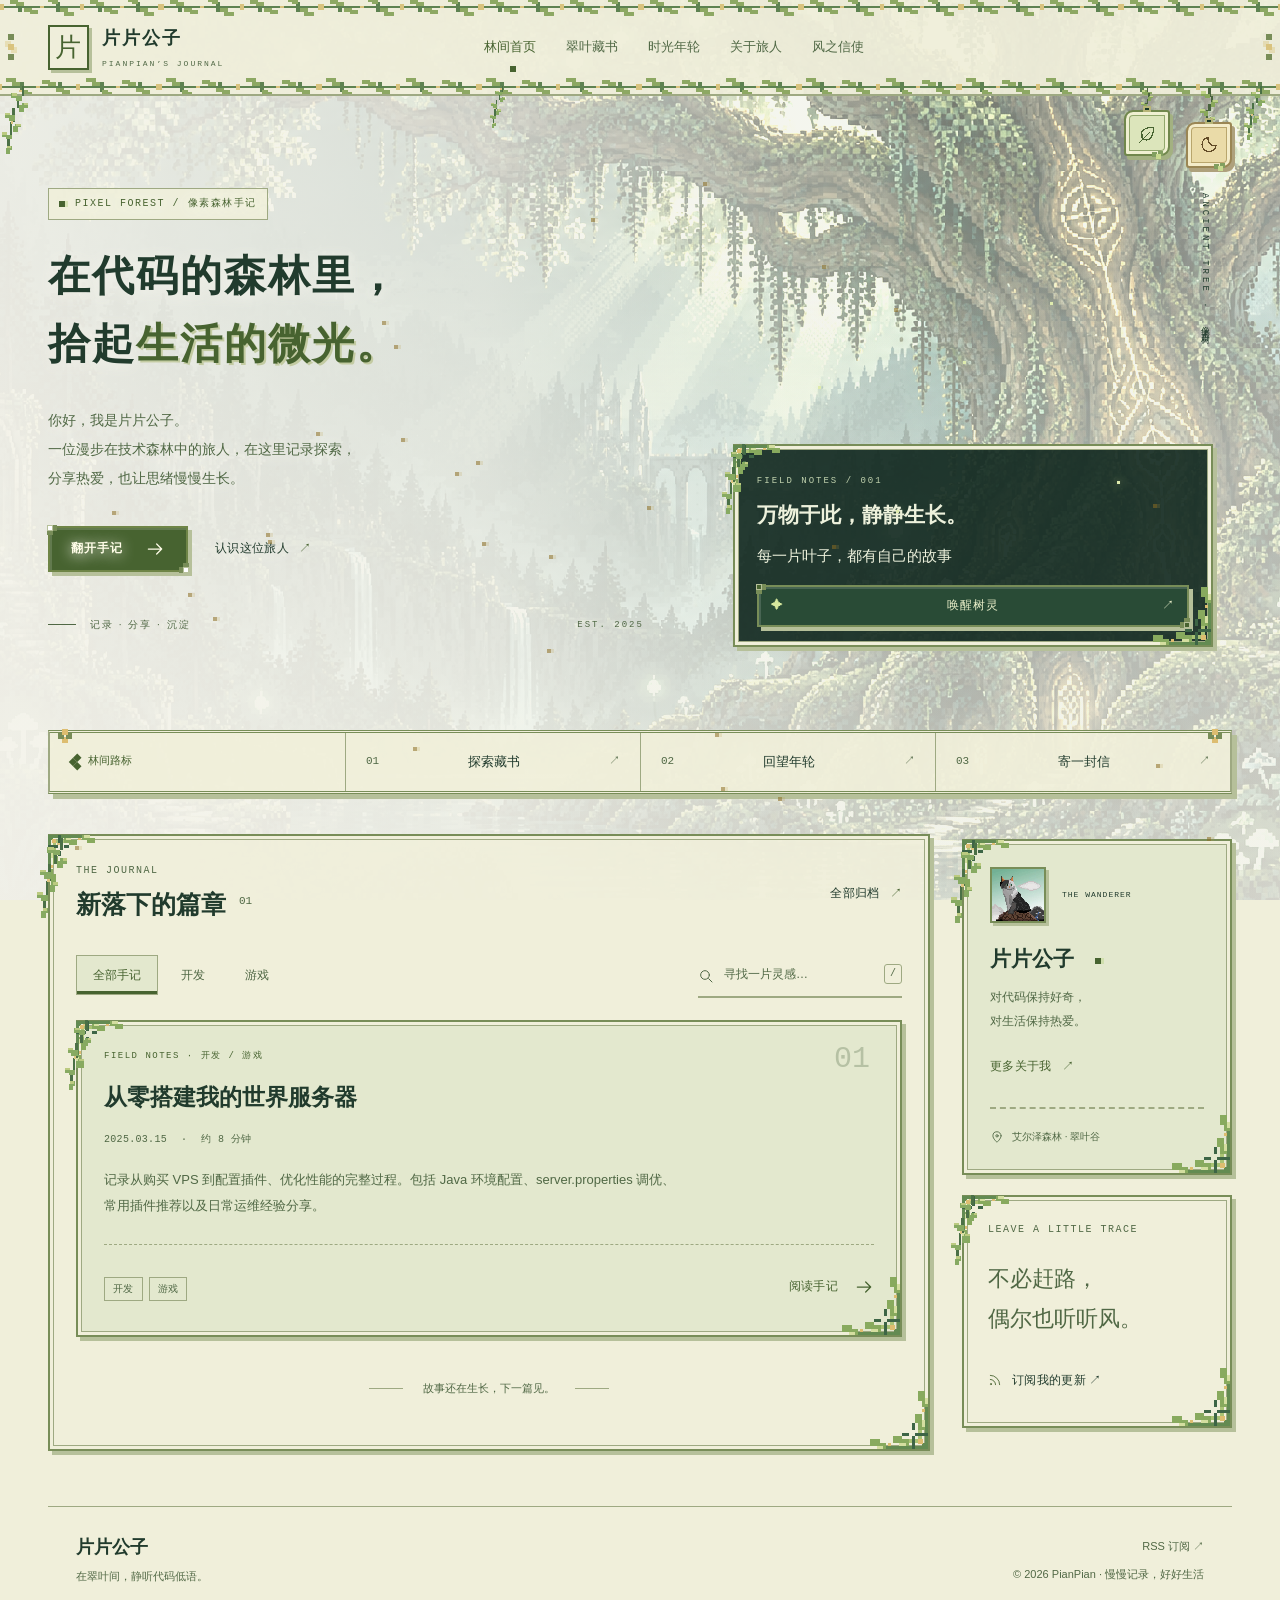
<file: index.html>
<!doctype html>
<html lang="zh-CN" data-theme="dark">
<head>
<meta charset="UTF-8"><meta name="viewport" content="width=device-width, initial-scale=1">
<meta name="description" content="片片公子的林间手记，记录技术探索、开发笔记与生活感悟。"><meta name="keywords" content="片片公子,个人博客,技术分享,开发笔记,Minecraft">
<meta property="og:title" content="片片公子 · 林间手记"><meta property="og:description" content="在技术的森林里，留下一点自己的足迹。"><meta property="og:type" content="website"><meta property="og:url" content="https://www.pianpian123.top/"><meta property="og:image" content="https://www.pianpian123.top/favicon-384.png"><meta name="twitter:card" content="summary"><meta name="theme-color" content="#111c18">
<title>片片公子 · 林间手记</title>
<link rel="icon" href="favicon-384.png"><link rel="apple-touch-icon" href="favicon-384.png"><link rel="manifest" href="manifest.json"><link rel="alternate" type="application/atom+xml" title="片片公子" href="feed.xml">
<script src="js/theme-init.js"></script><link rel="preload" as="image" href="assets/world-tree-pixel.png"><link rel="stylesheet" href="style.css">
<script type="application/ld+json">{"@context":"https://schema.org","@type":"Blog","name":"片片公子","url":"https://www.pianpian123.top/","author":{"@type":"Person","name":"片片公子"}}</script>
<script defer src="article-data.js"></script><script type="module" src="js/app.js"></script>
</head>
<body>
<div class="world-tree-background" aria-hidden="true">
  <div class="world-tree-scene"></div>
  <div class="world-tree-canopy"></div>
  <div class="world-tree-aura"></div>
  <div class="world-tree-mist mist-near"></div>
  <div class="world-tree-mist mist-far"></div>
  <div class="world-tree-veil"></div>
</div>
<a class="skip-link" href="#main-content">跳到正文</a>
<div id="progressBar" class="reading-progress" aria-hidden="true"></div>
<header class="site-header"><div class="header-drapes" aria-hidden="true"><i></i><i></i><i></i></div><div class="header-frame" aria-hidden="true"><i class="header-vine vine-top"></i><i class="header-vine vine-bottom"></i><i class="header-rune rune-left"></i><i class="header-rune rune-right"></i><i class="header-glimmer"></i></div><div class="shell header-inner">
<a class="brand" href="#home" aria-label="片片公子首页"><span class="brand-mark" aria-hidden="true">片</span><span>片片公子<small>PIANPIAN’S JOURNAL</small></span></a>
<nav aria-label="主导航" id="primaryNav"><a href="#home" data-page="home">林间首页</a><a href="#categories" data-page="categories">翠叶藏书</a><a href="#archive" data-page="archive">时光年轮</a><a href="#about" data-page="about">关于旅人</a><a href="#contact" data-page="contact">风之信使</a></nav>
<div class="header-actions"><span class="hanging-control pendant-leaf"><button class="icon-button pendant-button" id="atmosphereToggle" aria-label="关闭森林动效" aria-pressed="true" title="关闭森林动效"><span data-icon="leaf"></span></button></span><span class="hanging-control pendant-theme"><button class="icon-button pendant-button" id="themeToggle" aria-label="切换主题" title="切换明暗主题"><span data-icon="sun"></span></button></span><button class="icon-button menu-toggle" id="menuToggle" aria-label="打开导航" aria-controls="primaryNav" aria-expanded="false"><span data-icon="menu"></span></button></div>
</div></header>
<main id="main-content" tabindex="-1">
<section class="page" id="page-home">
<div class="shell hero">
<div class="hero-copy"><p class="eyebrow"><span class="status-dot"></span> PIXEL FOREST / 像素森林手记</p><h1>在代码的森林里，<br>拾起<span>生活的微光。</span></h1><p class="hero-description">你好，我是片片公子。<br>一位漫步在技术森林中的旅人，在这里记录探索，<br class="desktop-break">分享热爱，也让思绪慢慢生长。</p><div class="hero-actions"><a class="button primary" href="#journal">翻开手记 <span data-icon="arrow"></span></a><a class="text-link" href="#about">认识这位旅人 <span>↗</span></a></div><div class="hero-footnote"><span class="fine-rule"></span> 记录 · 分享 · 沉淀 <span class="mono">EST. 2025</span></div></div>
<div class="forest-frame" role="img" aria-label="世界精灵树，枝叶随风摇曳"><div class="forest-shade"></div><div class="forest-caption"><span class="mono">FIELD NOTES / 001</span><p>万物于此，静静生长。</p><span>每一片叶子，都有自己的故事</span><button class="tree-awaken" id="summonSpirit" type="button"><span aria-hidden="true">✦</span> 唤醒树灵 <span aria-hidden="true">↗</span></button></div><span class="image-label">ANCIENT TREE · 像素古树</span><div class="motes" aria-hidden="true"><i></i><i></i><i></i><i></i><i></i></div></div>
</div>
<div class="shell forest-waypoints" aria-label="森林路标">
  <span class="waypoint-label"><i aria-hidden="true"></i> 林间路标</span>
  <a href="#categories">01 <span>探索藏书</span> ↗</a>
  <a href="#archive">02 <span>回望年轮</span> ↗</a>
  <a href="#contact">03 <span>寄一封信</span> ↗</a>
</div>
<div class="shell journal-layout" id="journal">
<section class="journal-main" aria-labelledby="journalTitle"><div class="section-heading"><div><p class="eyebrow">THE JOURNAL</p><h2 id="journalTitle">新落下的篇章<span id="articleCount" class="count"></span></h2></div><a class="text-link" href="#archive">全部归档 <span>↗</span></a></div>
<div class="journal-toolbar"><div id="filterTags" class="filters" aria-label="文章分类"></div><label class="search-box"><span data-icon="search"></span><input id="searchInput" type="search" placeholder="寻找一片灵感…" aria-label="搜索文章"><kbd>/</kbd></label></div><div id="articlesContainer"></div><p id="searchStatus" class="sr-only" role="status"></p>
<div class="journal-end"><span></span><p>故事还在生长，下一篇见。</p><span></span></div></section>
<aside class="sidebar"><section class="profile-card"><div class="profile-top"><img src="avatar.webp" width="56" height="56" alt="片片公子的头像"><span class="mono">THE WANDERER</span></div><h2>片片公子 <span class="status-dot"></span></h2><p>对代码保持好奇，<br>对生活保持热爱。</p><a class="text-link" href="#about">更多关于我 <span>↗</span></a><div class="profile-bottom"><span data-icon="pin"></span> 艾尔泽森林 · 翠叶谷</div></section><section class="aside-note"><p class="eyebrow">LEAVE A LITTLE TRACE</p><p>不必赶路，<br>偶尔也听听风。</p><a href="feed.xml" class="text-link"><span data-icon="rss"></span> 订阅我的更新 ↗</a></section></aside>
</div></section>
<section class="page shell inner-page" id="page-categories" hidden><div class="page-heading"><p class="eyebrow">THE COLLECTION</p><h1>翠叶藏书</h1><p>把探索过的路，写成可以重走的地图。</p></div><div id="collections"></div></section>
<section class="page shell inner-page" id="page-archive" hidden><div class="page-heading"><p class="eyebrow">THROUGH THE YEARS</p><h1>时光年轮</h1><p>每一次记录，都是成长留下的纹理。</p></div><div id="timelineContainer" class="timeline"></div></section>
<section class="page shell inner-page" id="page-about" hidden><div class="page-heading"><p class="eyebrow">MEET THE WANDERER</p><h1>关于这位旅人</h1><p>在技术的森林里，留下一点自己的足迹。</p></div><div class="about-layout"><img src="avatar.webp" width="240" height="240" alt="片片公子" class="about-avatar"><div class="prose"><h2>你好，我是片片公子。</h2><p>一位漫步在技术森林中的精灵旅人。热爱探索代码的奥秘，偶尔在月光下书写感悟。</p><p>这里收集我的技术学习、开发笔记与生活感悟。从搭建一个属于朋友们的 Minecraft 世界开始，把实践里遇到的问题、找到的答案，都慢慢写下来。</p><blockquote>记录，是为了给未来的自己留一条路。</blockquote><a href="#categories" class="button primary">看看我的探索 <span data-icon="arrow"></span></a></div></div></section>
<section class="page shell inner-page" id="page-contact" hidden><div class="page-heading"><p class="eyebrow">LET THE WIND CARRY IT</p><h1>风之信使</h1><p>关于技术、游戏，或者一个有趣的想法，欢迎来聊。</p></div><div class="contact-panel"><span class="contact-symbol" data-icon="mail"></span><p class="eyebrow">一起聊聊</p><h2>让灵感，在交流中生长。</h2><p>QQ <span class="mono">1240778501</span></p><div class="hero-actions"><a href="tencent://message/?uin=1240778501" class="button primary">通过 QQ 联系 <span data-icon="arrow"></span></a><button class="button secondary" id="copyQQ">复制 QQ 号码</button></div><small>会调用本机 QQ；也可以复制号码手动添加。</small></div></section>
<section class="page shell inner-page article-page" id="page-article" hidden><a href="#home" class="text-link article-back">← 返回林间首页</a><div id="articleDetail"></div></section>
<section class="page shell inner-page" id="page-not-found" hidden><div class="page-heading"><p class="eyebrow">A PATH LESS TRAVELED</p><h1>这片叶子暂时不在这里。</h1><p>地址可能有误，回到首页继续探索吧。</p><a class="button primary" href="#home">回到首页</a></div></section>
</main>
<footer class="site-footer shell"><a class="footer-brand" href="#home">片片公子<span>在翠叶间，静听代码低语。</span></a><div><a href="feed.xml">RSS 订阅 ↗</a><p>© <span id="year">2026</span> PianPian · 慢慢记录，好好生活</p></div></footer>
<button id="backToTop" class="icon-button back-top" aria-label="返回顶部" hidden><span data-icon="up"></span></button><div id="toast" class="toast" role="status"></div>
<noscript><p class="noscript">请启用 JavaScript 以浏览文章、搜索和切换页面。你也可以<a href="feed.xml">阅读 RSS 订阅</a>。</p></noscript>
</body></html>
</file>
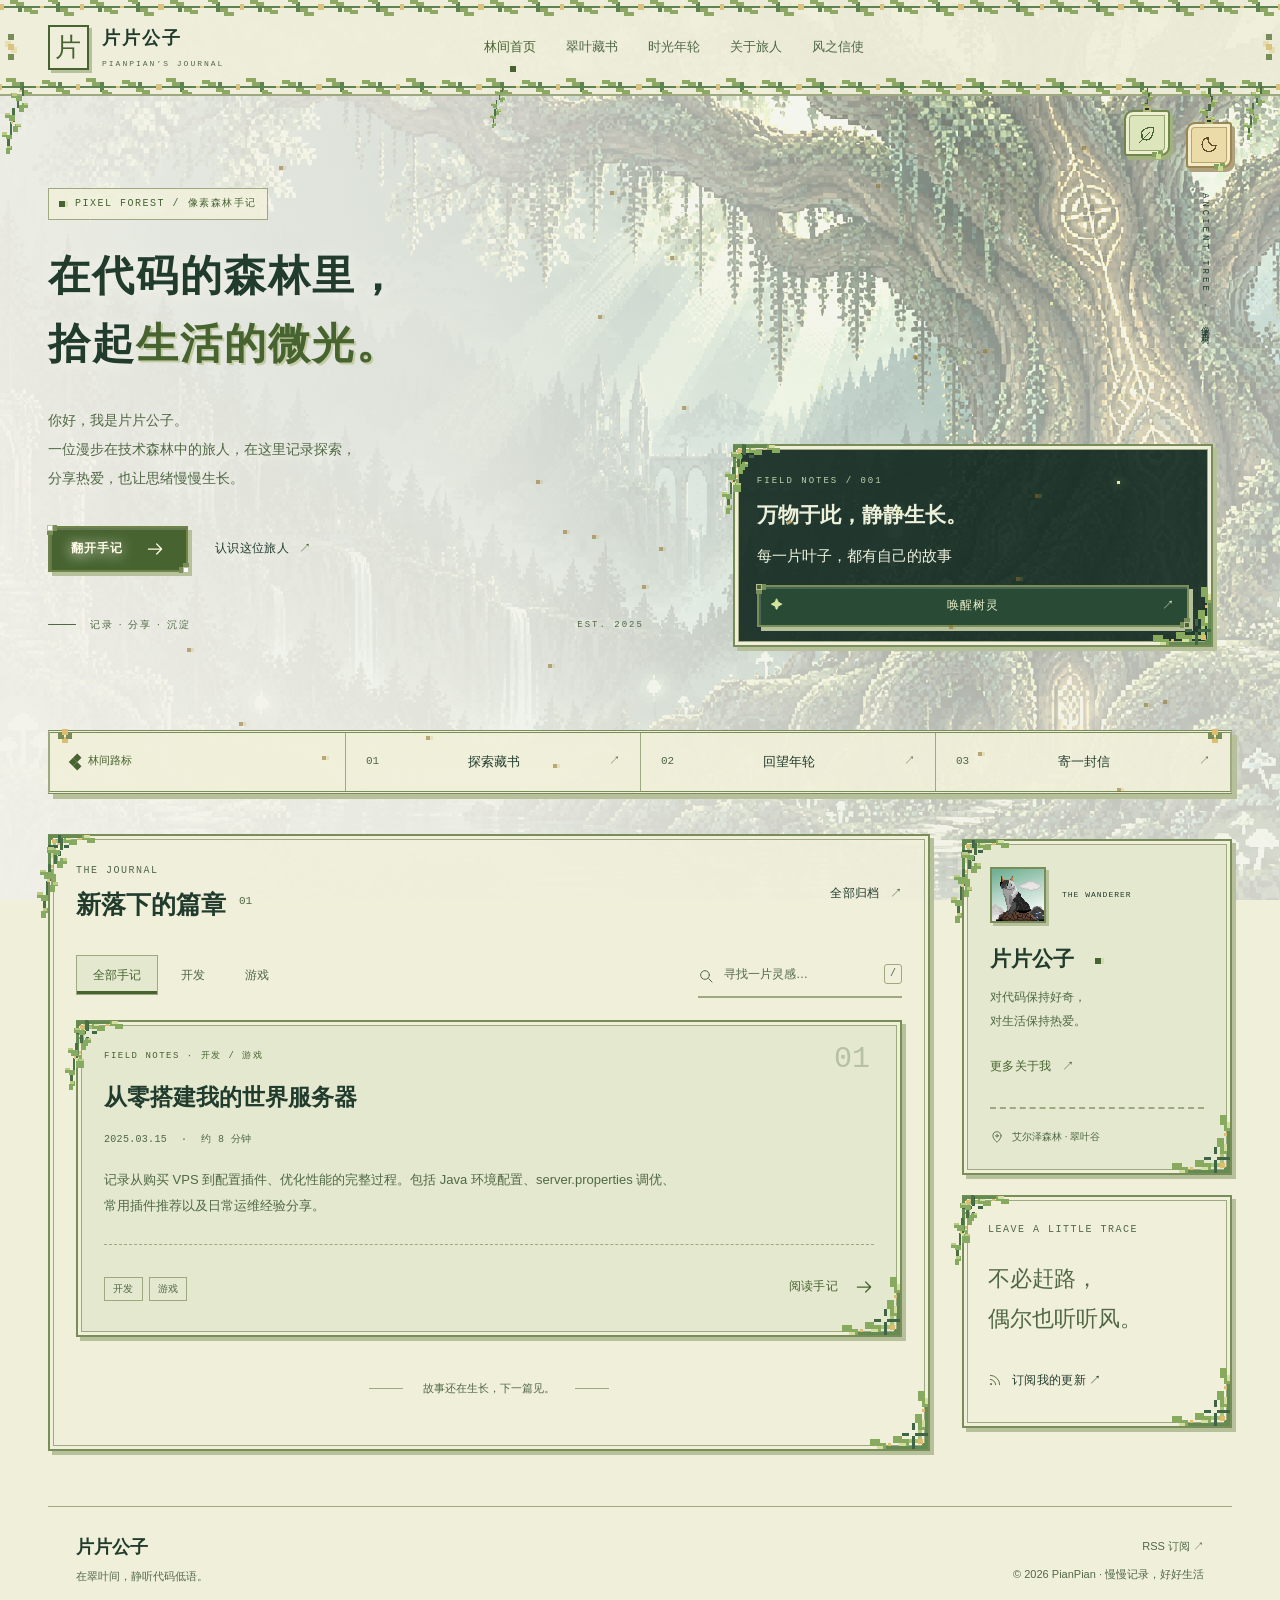
<file: article-detail.html>
<!doctype html><html lang="zh-CN"><meta charset="utf-8"><meta name="viewport" content="width=device-width, initial-scale=1"><title>正在打开手记 · 片片公子</title><script>const id=new URLSearchParams(location.search).get('id');location.replace('index.html'+(id?'#article/'+encodeURIComponent(id):'#home'));</script><p>正在打开手记。<a href="index.html">回到首页</a></p></html>
</file>
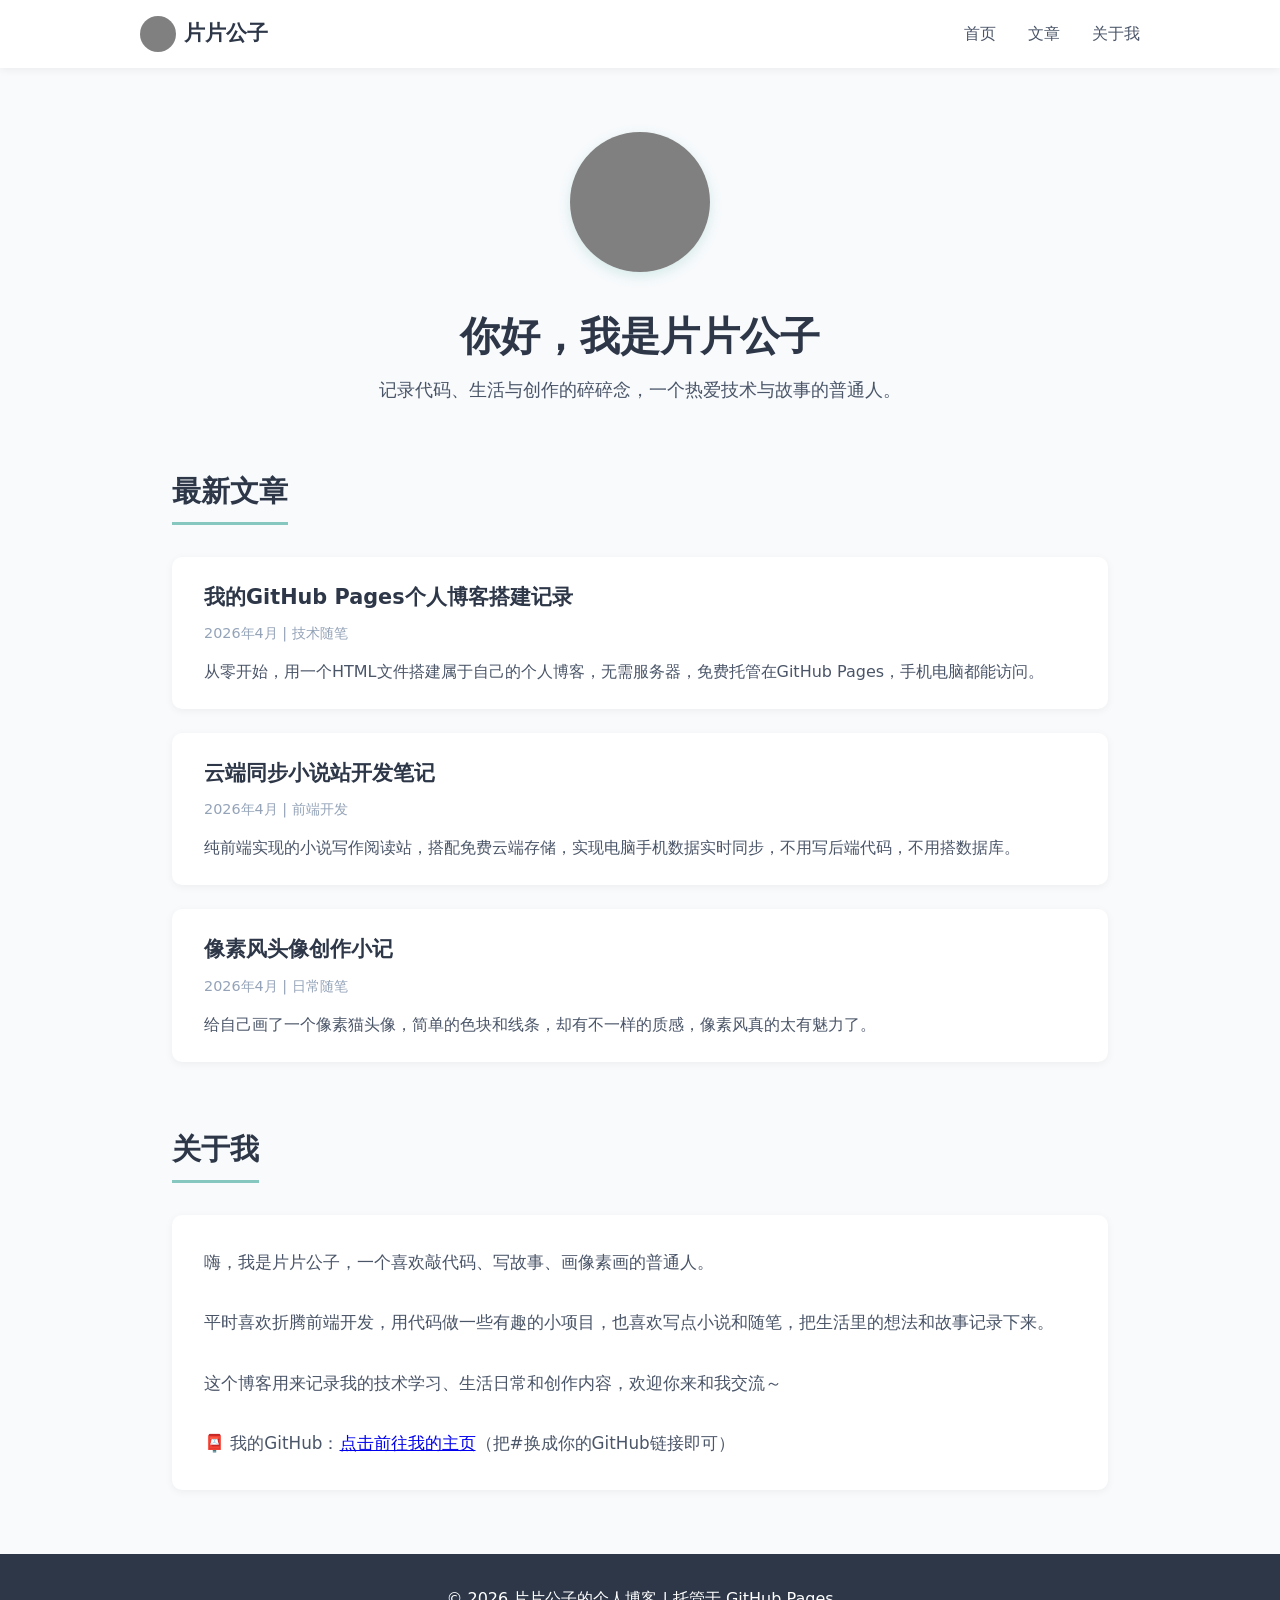
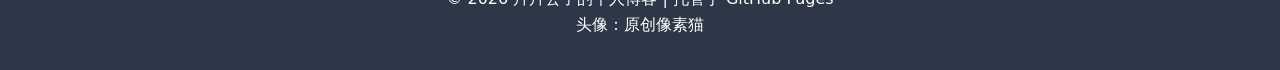
<file: boke.html>
<!DOCTYPE html>
<html lang="zh-CN">
<head>
    <meta charset="UTF-8">
    <meta name="viewport" content="width=device-width, initial-scale=1.0">
    <title>片片公子的个人博客</title>
    <style>
        * {
            margin: 0;
            padding: 0;
            box-sizing: border-box;
            font-family: 'Segoe UI', system-ui, -apple-system, sans-serif;
        }

        :root {
            --main-color: #86c8c0;
            --dark-color: #2d3748;
            --light-bg: #f8fafc;
            --white: #ffffff;
            --text-color: #4a5568;
        }

        body {
            background-color: var(--light-bg);
            color: var(--text-color);
            line-height: 1.6;
        }

        /* 导航栏 */
        nav {
            background: var(--white);
            box-shadow: 0 2px 8px rgba(0,0,0,0.06);
            padding: 1rem 2rem;
            position: sticky;
            top: 0;
            z-index: 999;
        }

        .nav-container {
            max-width: 1000px;
            margin: 0 auto;
            display: flex;
            justify-content: space-between;
            align-items: center;
        }

        .logo {
            font-size: 1.3rem;
            font-weight: 700;
            color: var(--dark-color);
            display: flex;
            align-items: center;
            gap: 0.5rem;
        }

        .logo img {
            width: 36px;
            height: 36px;
            border-radius: 50%;
            image-rendering: pixelated;
        }

        .nav-links {
            display: flex;
            gap: 2rem;
            list-style: none;
        }

        .nav-links a {
            text-decoration: none;
            color: var(--text-color);
            font-weight: 500;
            transition: color 0.2s;
        }

        .nav-links a:hover {
            color: var(--main-color);
        }

        .menu-btn {
            display: none;
            background: none;
            border: none;
            font-size: 1.5rem;
            cursor: pointer;
        }

        /* Hero 头部区域 */
        .hero {
            max-width: 1000px;
            margin: 4rem auto;
            padding: 0 2rem;
            text-align: center;
        }

        .avatar {
            width: 140px;
            height: 140px;
            border-radius: 50%;
            margin: 0 auto 1.5rem;
            image-rendering: pixelated;
            box-shadow: 0 4px 12px rgba(134, 200, 192, 0.3);
        }

        .hero h1 {
            font-size: 2.5rem;
            color: var(--dark-color);
            margin-bottom: 0.5rem;
        }

        .hero p {
            font-size: 1.1rem;
            color: var(--text-color);
            max-width: 600px;
            margin: 0 auto;
        }

        /* 通用区块 */
        .section {
            max-width: 1000px;
            margin: 4rem auto;
            padding: 0 2rem;
        }

        .section-title {
            font-size: 1.8rem;
            color: var(--dark-color);
            margin-bottom: 2rem;
            padding-bottom: 0.5rem;
            border-bottom: 3px solid var(--main-color);
            display: inline-block;
        }

        /* 文章列表 */
        .article-list {
            display: flex;
            flex-direction: column;
            gap: 1.5rem;
        }

        .article-card {
            background: var(--white);
            padding: 1.5rem 2rem;
            border-radius: 10px;
            box-shadow: 0 2px 8px rgba(0,0,0,0.05);
            transition: transform 0.2s, box-shadow 0.2s;
            cursor: pointer;
        }

        .article-card:hover {
            transform: translateY(-3px);
            box-shadow: 0 4px 16px rgba(0,0,0,0.08);
        }

        .article-card h3 {
            font-size: 1.3rem;
            color: var(--dark-color);
            margin-bottom: 0.5rem;
        }

        .article-meta {
            font-size: 0.9rem;
            color: #94a3b8;
            margin-bottom: 0.8rem;
        }

        .article-desc {
            color: var(--text-color);
            line-height: 1.7;
        }

        /* 关于我 */
        .about-content {
            background: var(--white);
            padding: 2rem;
            border-radius: 10px;
            box-shadow: 0 2px 8px rgba(0,0,0,0.05);
            line-height: 1.8;
            font-size: 1.05rem;
        }

        /* 页脚 */
        footer {
            background: var(--dark-color);
            color: var(--white);
            text-align: center;
            padding: 2rem;
            margin-top: 4rem;
        }

        footer a {
            color: var(--main-color);
            text-decoration: none;
        }

        /* 移动端适配 */
        @media (max-width: 768px) {
            .nav-links {
                display: none;
                flex-direction: column;
                position: absolute;
                top: 70px;
                right: 0;
                background: var(--white);
                width: 100%;
                padding: 1rem 2rem;
                box-shadow: 0 4px 8px rgba(0,0,0,0.06);
                gap: 1rem;
            }

            .nav-links.active {
                display: flex;
            }

            .menu-btn {
                display: block;
            }

            .hero h1 {
                font-size: 2rem;
            }

            .section-title {
                font-size: 1.5rem;
            }
        }
    </style>
</head>
<body>
    <!-- 导航栏 -->
    <nav>
        <div class="nav-container">
            <div class="logo">
                <img src="[data-uri]" alt="片片公子头像">
                片片公子
            </div>
            <button class="menu-btn" id="menuBtn">☰</button>
            <ul class="nav-links" id="navLinks">
                <li><a href="#home">首页</a></li>
                <li><a href="#articles">文章</a></li>
                <li><a href="#about">关于我</a></li>
            </ul>
        </div>
    </nav>

    <!-- 首页Hero区 -->
    <section class="hero" id="home">
        <img class="avatar" src="[data-uri]" alt="片片公子像素猫头像">
        <h1>你好，我是片片公子</h1>
        <p>记录代码、生活与创作的碎碎念，一个热爱技术与故事的普通人。</p>
    </section>

    <!-- 文章列表区 -->
    <section class="section" id="articles">
        <h2 class="section-title">最新文章</h2>
        <div class="article-list">
            <!-- 文章1 可直接复制这个区块新增文章 -->
            <div class="article-card">
                <h3>我的GitHub Pages个人博客搭建记录</h3>
                <div class="article-meta">2026年4月 | 技术随笔</div>
                <p class="article-desc">从零开始，用一个HTML文件搭建属于自己的个人博客，无需服务器，免费托管在GitHub Pages，手机电脑都能访问。</p>
            </div>
            <!-- 文章2 -->
            <div class="article-card">
                <h3>云端同步小说站开发笔记</h3>
                <div class="article-meta">2026年4月 | 前端开发</div>
                <p class="article-desc">纯前端实现的小说写作阅读站，搭配免费云端存储，实现电脑手机数据实时同步，不用写后端代码，不用搭数据库。</p>
            </div>
            <!-- 文章3 新增文章复制上面的区块改内容即可 -->
            <div class="article-card">
                <h3>像素风头像创作小记</h3>
                <div class="article-meta">2026年4月 | 日常随笔</div>
                <p class="article-desc">给自己画了一个像素猫头像，简单的色块和线条，却有不一样的质感，像素风真的太有魅力了。</p>
            </div>
        </div>
    </section>

    <!-- 关于我区 -->
    <section class="section" id="about">
        <h2 class="section-title">关于我</h2>
        <div class="about-content">
            <p>嗨，我是片片公子，一个喜欢敲代码、写故事、画像素画的普通人。</p>
            <br>
            <p>平时喜欢折腾前端开发，用代码做一些有趣的小项目，也喜欢写点小说和随笔，把生活里的想法和故事记录下来。</p>
            <br>
            <p>这个博客用来记录我的技术学习、生活日常和创作内容，欢迎你来和我交流～</p>
            <br>
            <p>📮 我的GitHub：<a href="#" target="_blank">点击前往我的主页</a>（把#换成你的GitHub链接即可）</p>
        </div>
    </section>

    <!-- 页脚 -->
    <footer>
        <p>© 2026 片片公子的个人博客 | 托管于 GitHub Pages</p>
        <p>头像：原创像素猫</p>
    </footer>

    <!-- 移动端菜单JS -->
    <script>
        const menuBtn = document.getElementById('menuBtn');
        const navLinks = document.getElementById('navLinks');

        menuBtn.addEventListener('click', () => {
            navLinks.classList.toggle('active');
        });

        // 平滑滚动
        document.querySelectorAll('a[href^="#"]').forEach(anchor => {
            anchor.addEventListener('click', function (e) {
                e.preventDefault();
                document.querySelector(this.getAttribute('href')).scrollIntoView({
                    behavior: 'smooth'
                });
                navLinks.classList.remove('active');
            });
        });
    </script>
</body>
</html>
</file>
<file: style.css>
/* Public entry point. Each stylesheet owns one responsibility. */
@import url("css/tokens.css");
@import url("css/layout.css");
@import url("css/components.css");
@import url("css/motion.css");

@import url("css/world-tree.css");

@import url("css/pixel-ui.css");

@import url("css/frame-motion.css");

@import url("css/hanging-vines.css");
</file>
